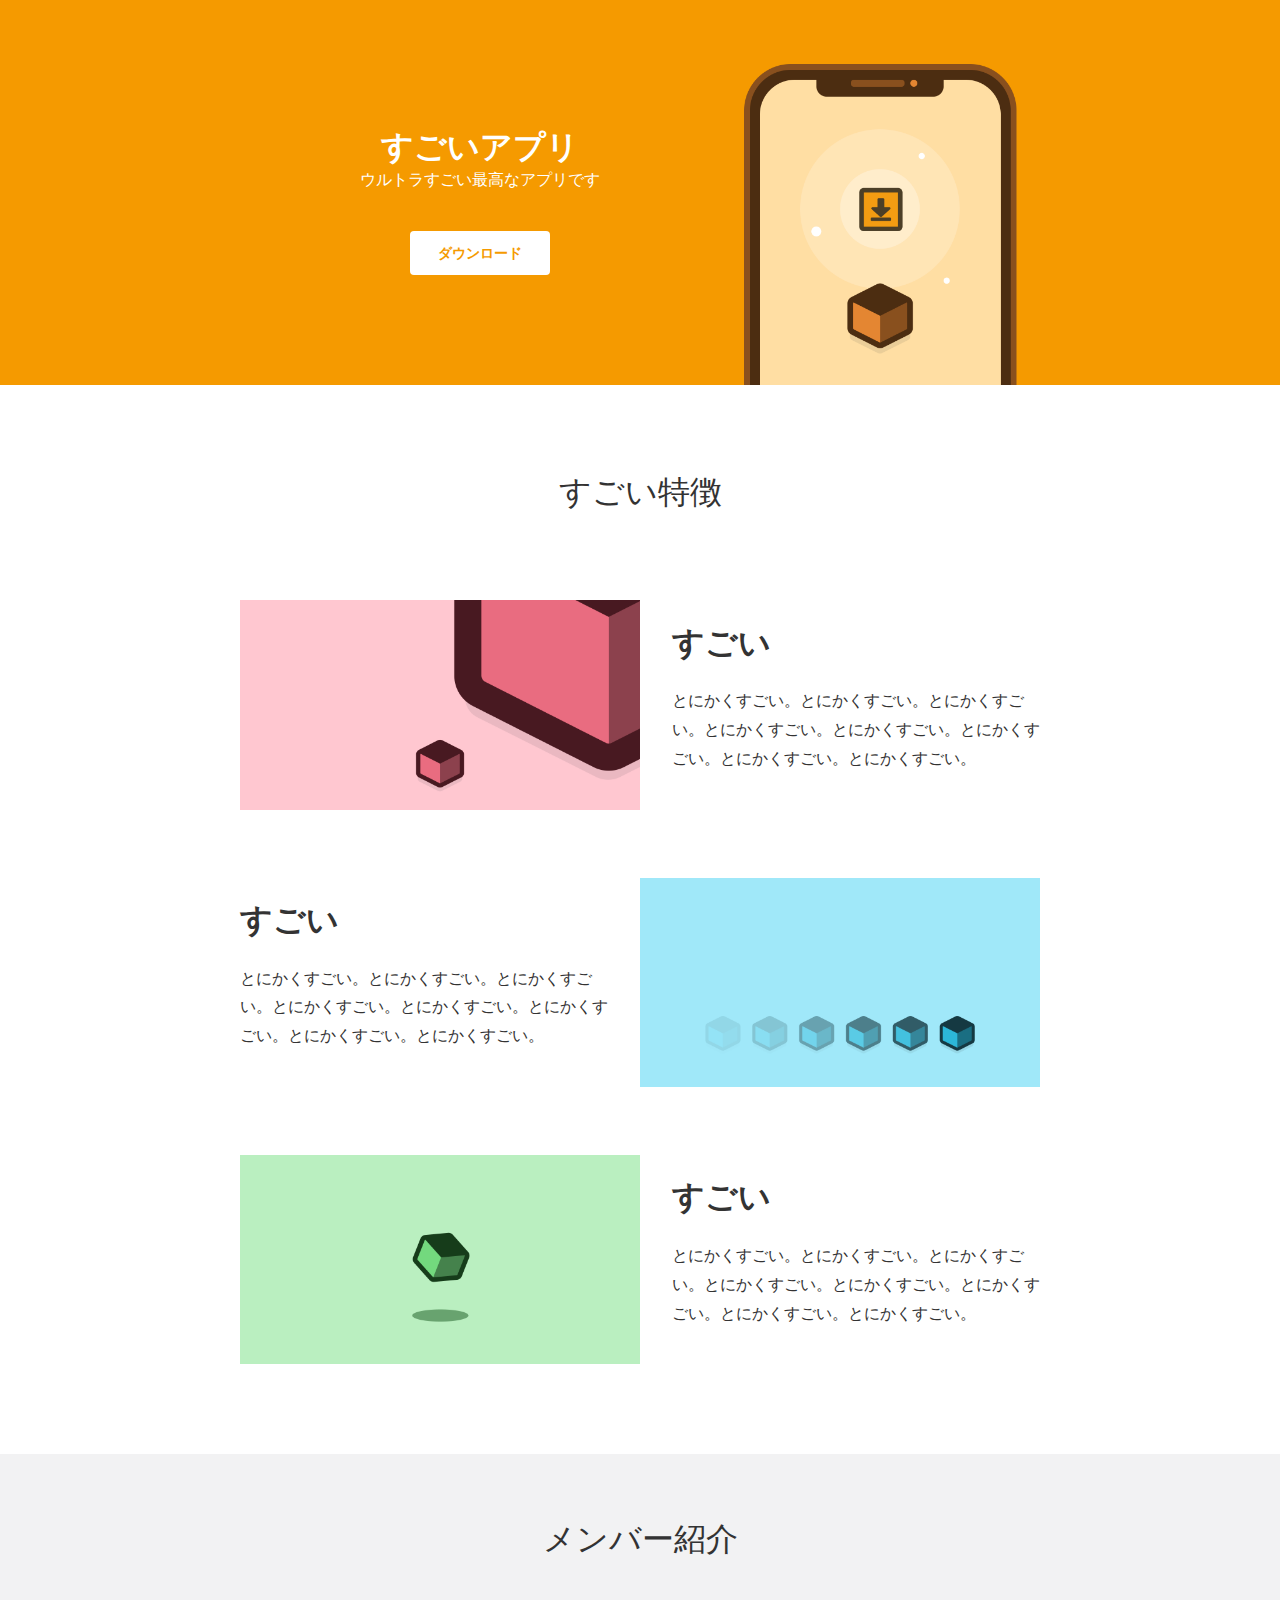
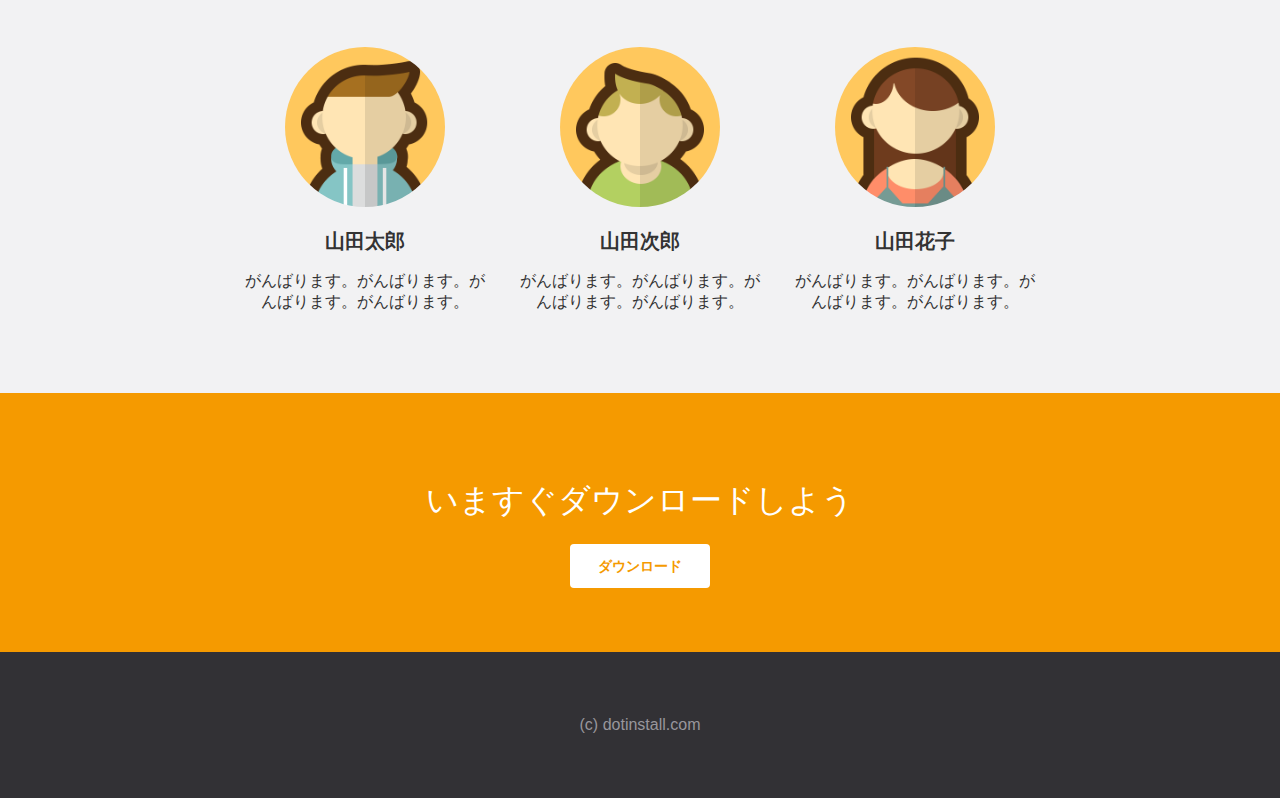
<file: MyAwesomeApp/index.html>
<!DOCTYPE html>
<html lang="ja">
<head>
	<meta charset="UTF-8">
	<meta name="viewport" content="width=device-width, initial-scale=1.0">
	<title>すごいアプリ</title>
	<link rel="stylesheet" href="css/styles.css">
	<link rel="icon" href="favicon.ico">
</head>
<body>
	<header>
		<div class="container">
			<div class="info">
				<h1>すごいアプリ</h1>
				<p>ウルトラすごい最高なアプリです</p>
				<a href="" class="btn">ダウンロード</a>
			</div>
			<div class="pic">
				<img src="img/top.png" alt="">
			</div>
		</div>
	</header>
		
	<section class="features">
		<h1>すごい特徴</h1>

		<div class="container">
			<section>
				<div class="pic">
					<img src="img/feature1.png" alt="">
				</div>
				<div class="info">
					<h1>すごい</h1>
					<p>とにかくすごい。とにかくすごい。とにかくすごい。とにかくすごい。とにかくすごい。とにかくすごい。とにかくすごい。とにかくすごい。</p>
				</div>
			</section>

			<section>
				<div class="pic">
					<img src="img/feature2.png" alt="">
				</div>
				<div class="info">
					<h1>すごい</h1>
					<p>とにかくすごい。とにかくすごい。とにかくすごい。とにかくすごい。とにかくすごい。とにかくすごい。とにかくすごい。とにかくすごい。</p>
				</div>
			</section>

			<section>
				<div class="pic">
					<img src="img/feature3.png" alt="">
				</div>
				<div class="info">
					<h1>すごい</h1>
					<p>とにかくすごい。とにかくすごい。とにかくすごい。とにかくすごい。とにかくすごい。とにかくすごい。とにかくすごい。とにかくすごい。</p>
				</div>
			</section>
		</div>
	</section>

	<section class="members">
		<h1>メンバー紹介</h1>

		<ul>
			<li>
				<img src="img/member1.png" alt="">
				<h2>山田太郎</h2>
				<p>がんばります。がんばります。がんばります。がんばります。</p>
			</li>
			<li>
				<img src="img/member2.png" alt="">
				<h2>山田次郎</h2>
				<p>がんばります。がんばります。がんばります。がんばります。</p>
			</li>
			<li>
				<img src="img/member3.png" alt="">
				<h2>山田花子</h2>
				<p>がんばります。がんばります。がんばります。がんばります。</p>
			</li>
		</ul>
	</section>

	<section class="call-to-action">
		<h1>いますぐダウンロードしよう</h1>
		<a href="" class="btn">ダウンロード</a>
	</section>

	<footer>
		(c) dotinstall.com
	</footer>
</body>
</html>
</file>
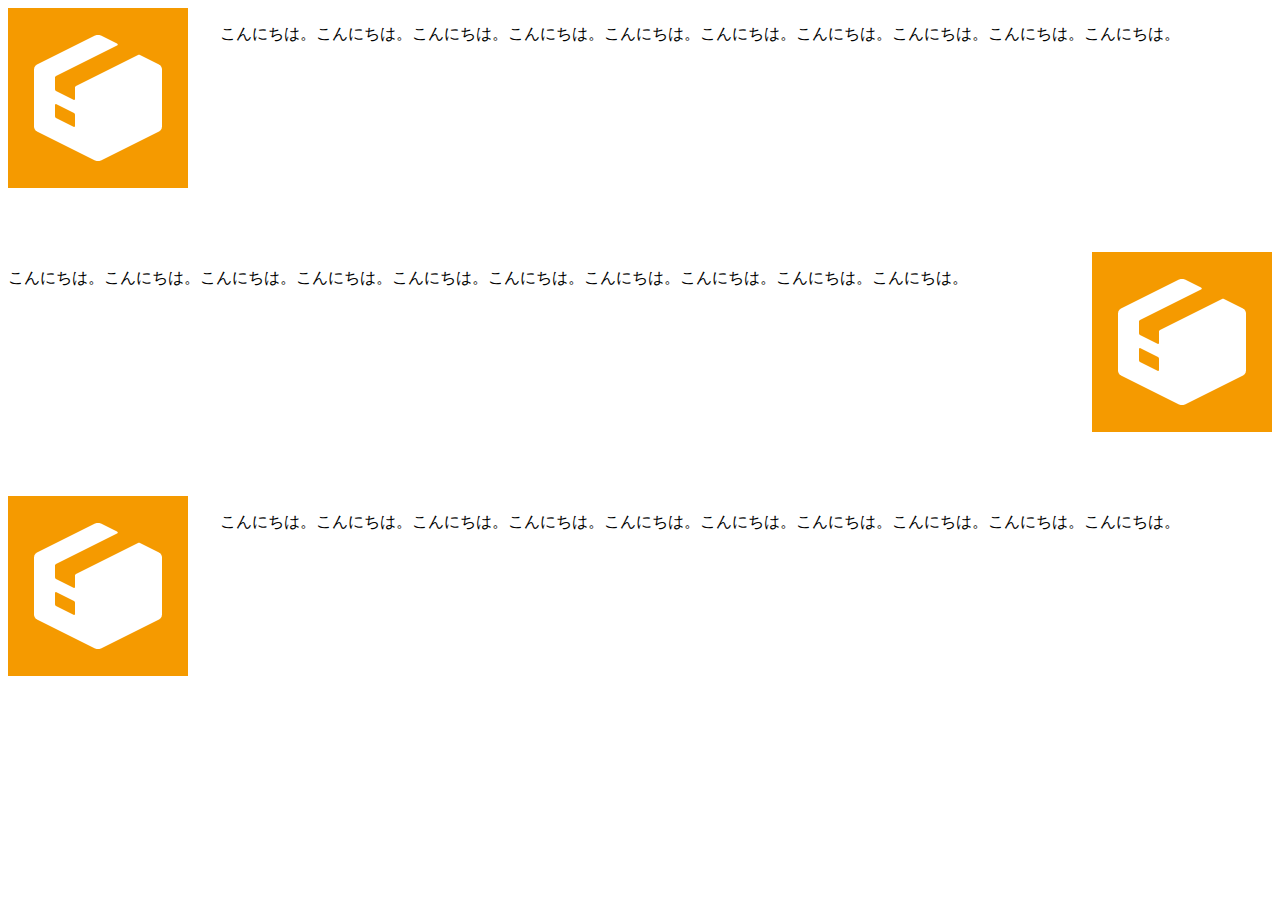
<file: MyCSS/index.html>
<!DOCTYPE html>
<html lang="ja">
<head>
	<meta charset="UTF-8">
	<meta name="viewport" content="width=device-width, initial-scale=1.0">
	<title>CSSの練習</title>
	<link rel="stylesheet" href="css/styles.css">
</head>
<body>
	<section>
		<div class="pic">
			<img src="img/logo.png" alt="">
		</div>
		<div class="desc">
			<p>こんにちは。こんにちは。こんにちは。こんにちは。こんにちは。こんにちは。こんにちは。こんにちは。こんにちは。こんにちは。</p>
		</div>
	</section>
	<section>
		<div class="pic">
			<img src="img/logo.png" alt="">
		</div>
		<div class="desc">
			<p>こんにちは。こんにちは。こんにちは。こんにちは。こんにちは。こんにちは。こんにちは。こんにちは。こんにちは。こんにちは。</p>
		</div>
	</section>
	<section>
		<div class="pic">
			<img src="img/logo.png" alt="">
		</div>
		<div class="desc">
			<p>こんにちは。こんにちは。こんにちは。こんにちは。こんにちは。こんにちは。こんにちは。こんにちは。こんにちは。こんにちは。</p>
		</div>
	</section>
</body>
</html>
</file>
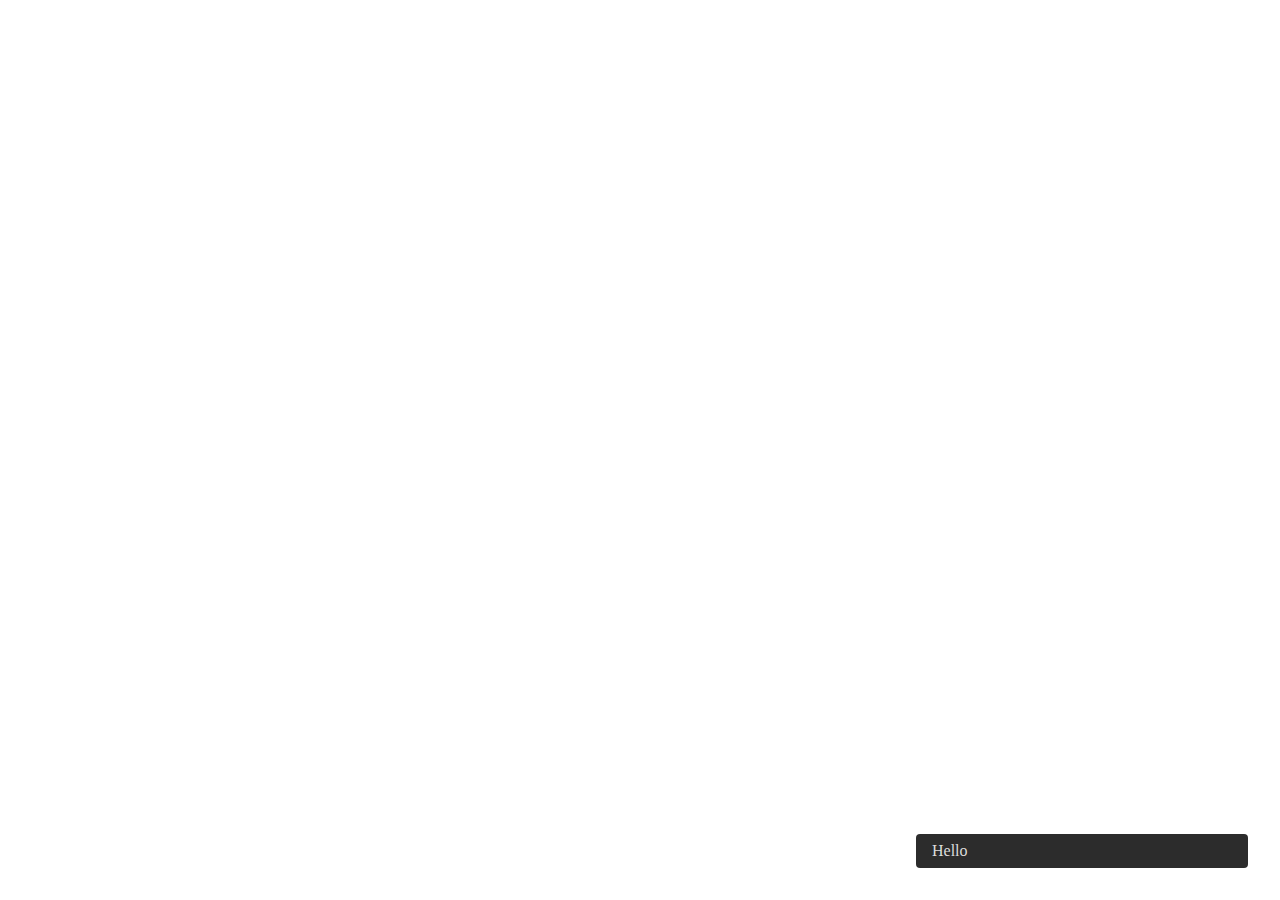
<file: MyCSSAnimation/index.html>
<!DOCTYPE html>
<html lang="ja">
<head>
  <meta charset="UTF-8">
  <meta name="viewport" content="width=device-width, initial-scale=1.0">
  <title>My CSS Animation</title>
  <link rel="stylesheet" href="css/styles.css">
</head>
<body>
  <div class="message">Hello</div>
</body>
</html>
</file>
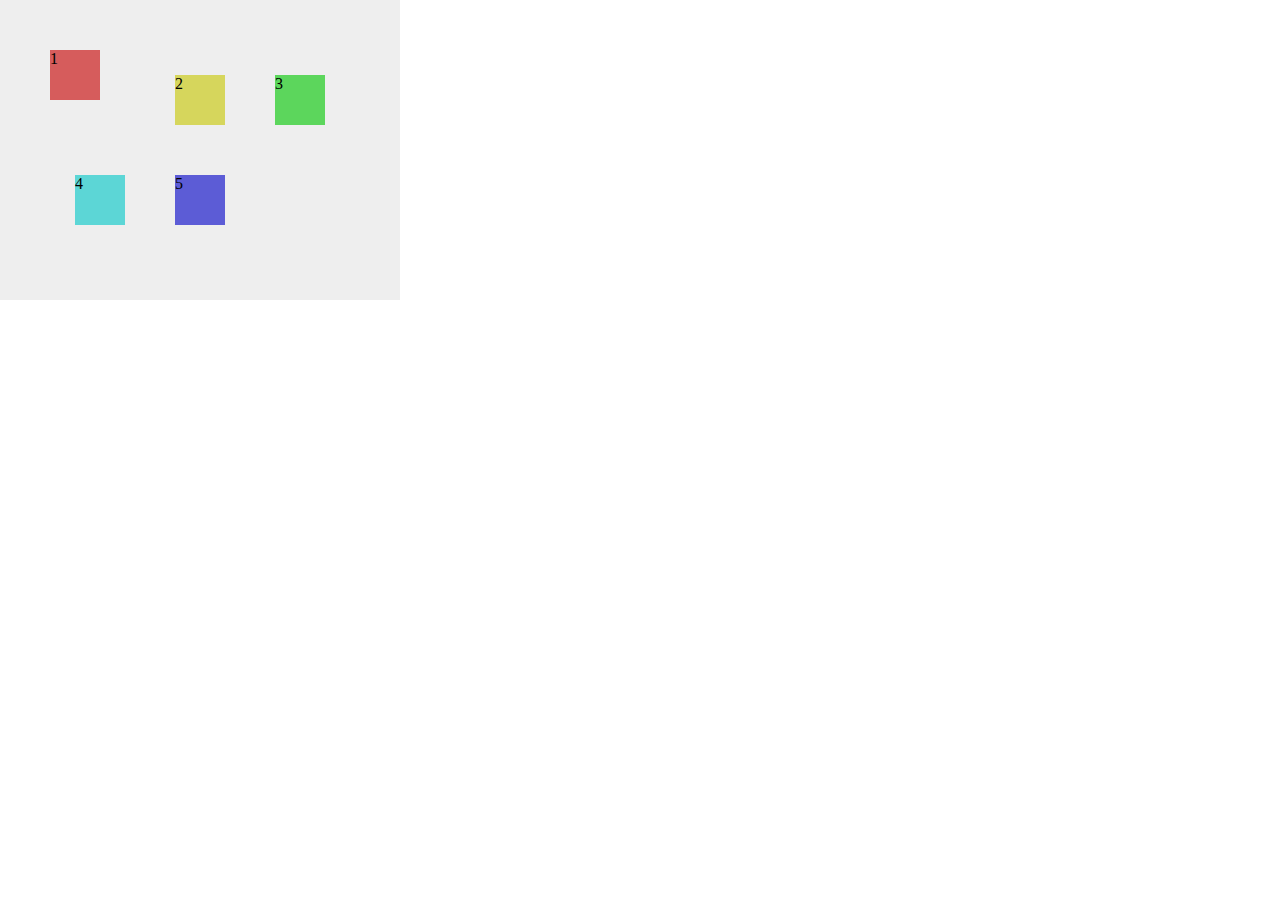
<file: MyCSSGrid/index.html>
<!DOCTYPE html>
<html lang="ja">
<head>
  <meta charset="UTF-8">
  <meta name="viewport" content="width=device-width, initial-scale=1.0">
  <title>CSS Grid</title>
  <link rel="stylesheet" href="css/styles.css">
</head>
<body>
  <div class="container">
    <div class="box1">1</div>
    <div class="box2">2</div>
    <div class="box3">3</div>
    <div class="box4">4</div>
    <div class="box5">5</div>
  </div>
</body>
</html>
</file>
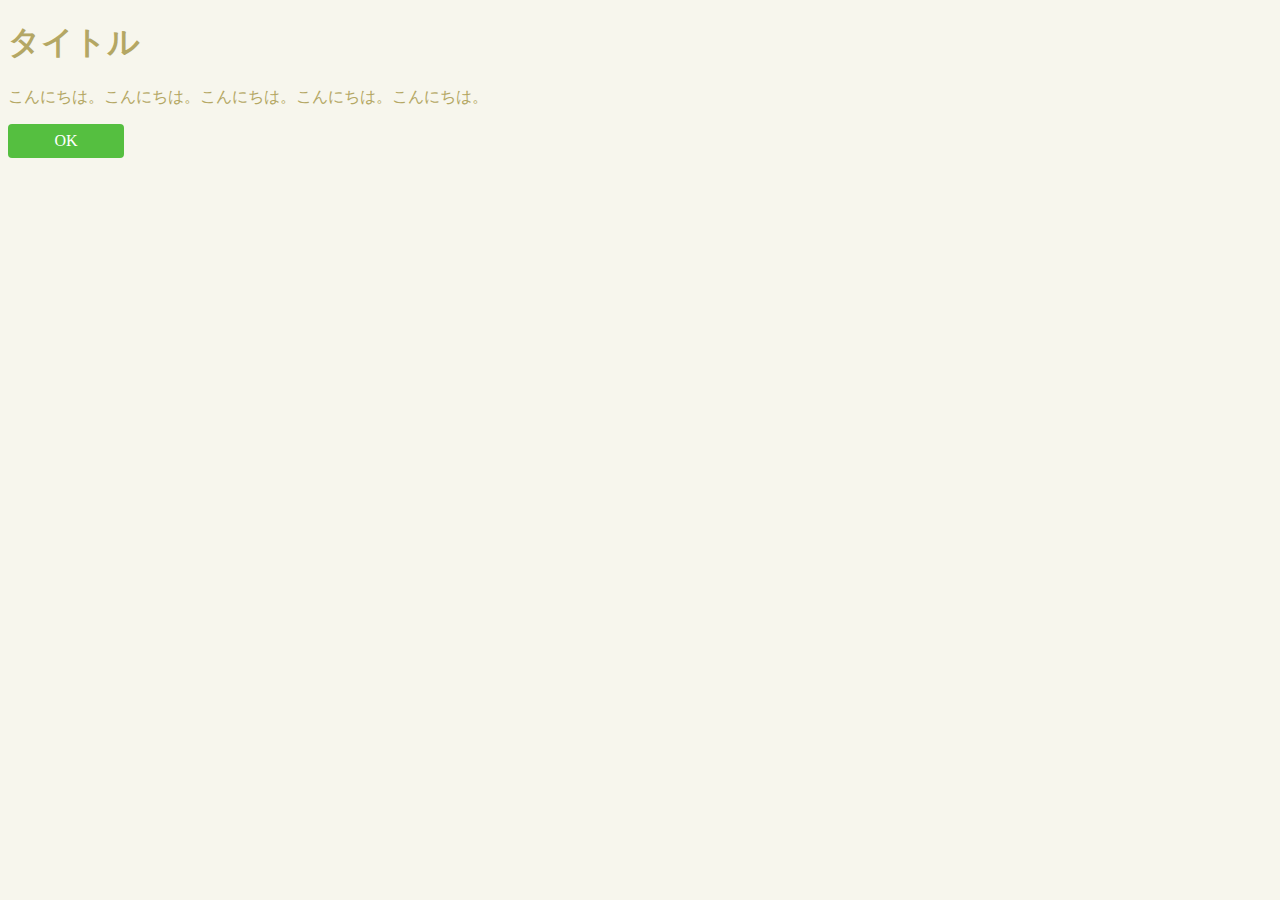
<file: MyCssVariables/index.html>
<!DOCTYPE html>
<html lang="ja">
<head>
  <meta charset="UTF-8">
  <meta name="viewport" content="width=device-width, initial-scale=1.0">
  <title>CSS変数</title>
  <link rel="stylesheet" href="css/styles.css">
</head>
<body>
  <h1>タイトル</h1>
  <p>こんにちは。こんにちは。こんにちは。こんにちは。こんにちは。</p>
  <div class="btn">OK</div>
</body>
</html>
</file>
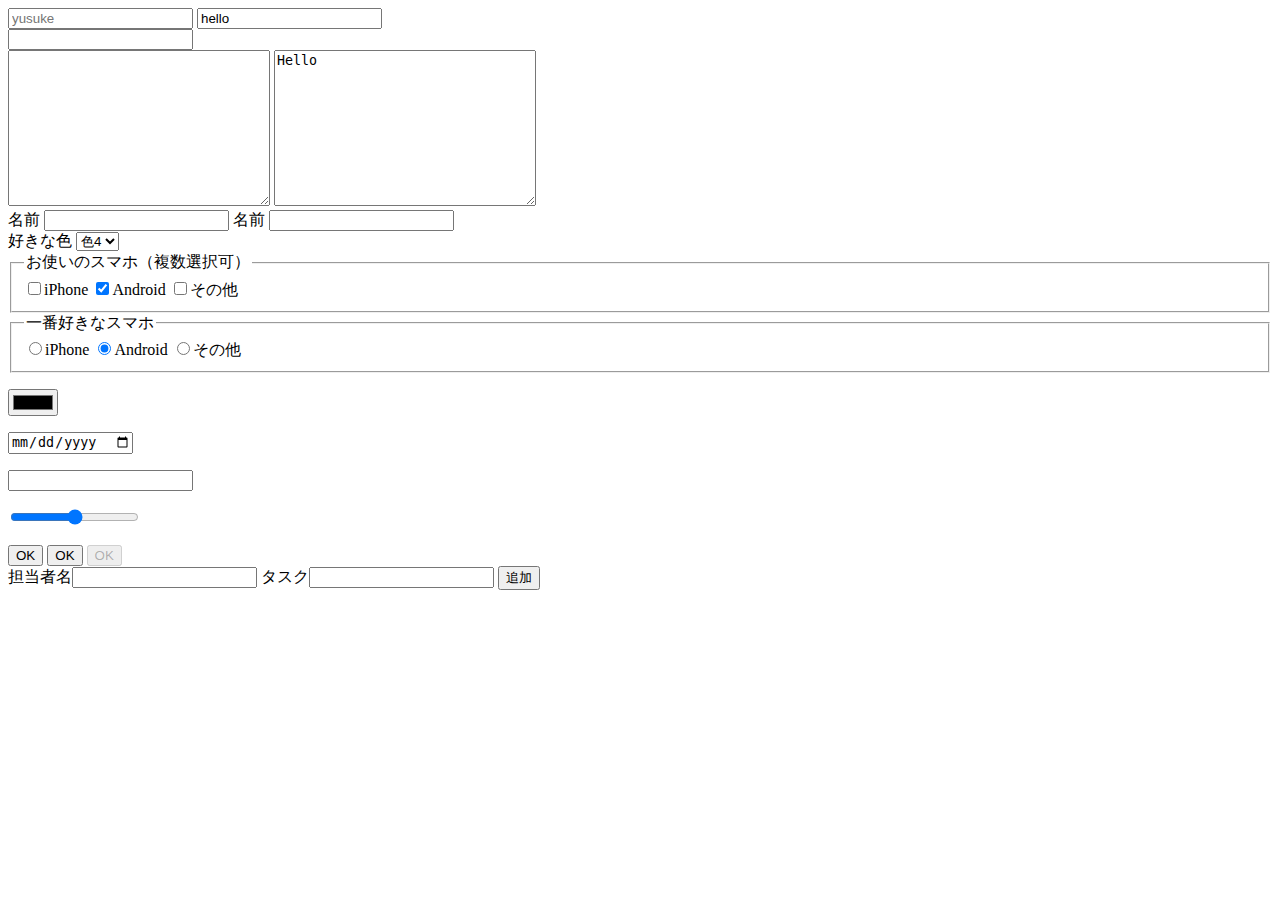
<file: MyHTML/index.html>
<!DOCTYPE html>
<html lang="ja">
<head>
  <meta charset="utf-8">
  <title>ドットインストール</title>
  <meta name="description" content="プログラミング学習サービスのドットインストールです">
  <link rel="icon" href="favicon.ico">
</head>
<body>
  <!-- 入力フォーム -->
  <input type="text" placeholder="yusuke">
  <input type="text" value="hello">

  <br>

  <!-- 入力フォーム(パスワード) -->
  <input type="password">

  <br>

  <!-- 入力フォーム(複数行) -->
  <textarea name="" id="" cols="30" rows="10"></textarea>
  <textarea name="" id="" cols="30" rows="10">Hello</textarea>

  <br>

  <!-- ラベル -->
  <label for="name">名前</label>
  <input type="text" id="name">

  <label>名前 <input type="text"></label>

  <br>

  <!-- ドロップダウン -->
  <label for="color">好きな色</label>
  <!-- <select name="" id="color" size="4" multiple> -->
  <select name="" id="color">
    <option value="">色1</option>
    <option value="">色2</option>
    <option value="">色3</option>
    <option value="" selected>色4</option>
    <option value="">色5</option>
  </select>
  
  <br>

  <!-- チェックボックス -->
  <fieldset>
    <legend>お使いのスマホ（複数選択可）</legend>
    <label><input type="checkbox">iPhone</label>
    <label><input type="checkbox" checked>Android</label>
    <label><input type="checkbox">その他</label>
  </fieldset>

  <!-- ラジオボタン -->
  <fieldset>
    <legend>一番好きなスマホ</legend>
    <label><input type="radio" name="phone">iPhone</label>
    <label><input type="radio" name="phone" checked>Android</label>
    <label><input type="radio" name="phone">その他</label>
  </fieldset>

  <!-- モダンな入力部品(古いブラウザだと使えない) -->
  <p><input type="color"></p>
  <p><input type="date"></p>
  <p><input type="number"></p>
  <p><input type="range"></p>

  <!-- ボタン -->
  <input type="button" value="OK">
  <button>OK</button>
  <button disabled>OK</button>

  <!-- フォーム -->
  <form action="process.php" method="post">
    <label>担当者名<input type="text" name="username"></label>
    <label>タスク<input type="text" name="task"></label>
    <button>追加</button>
  </form>
</body>
</html>
</file>
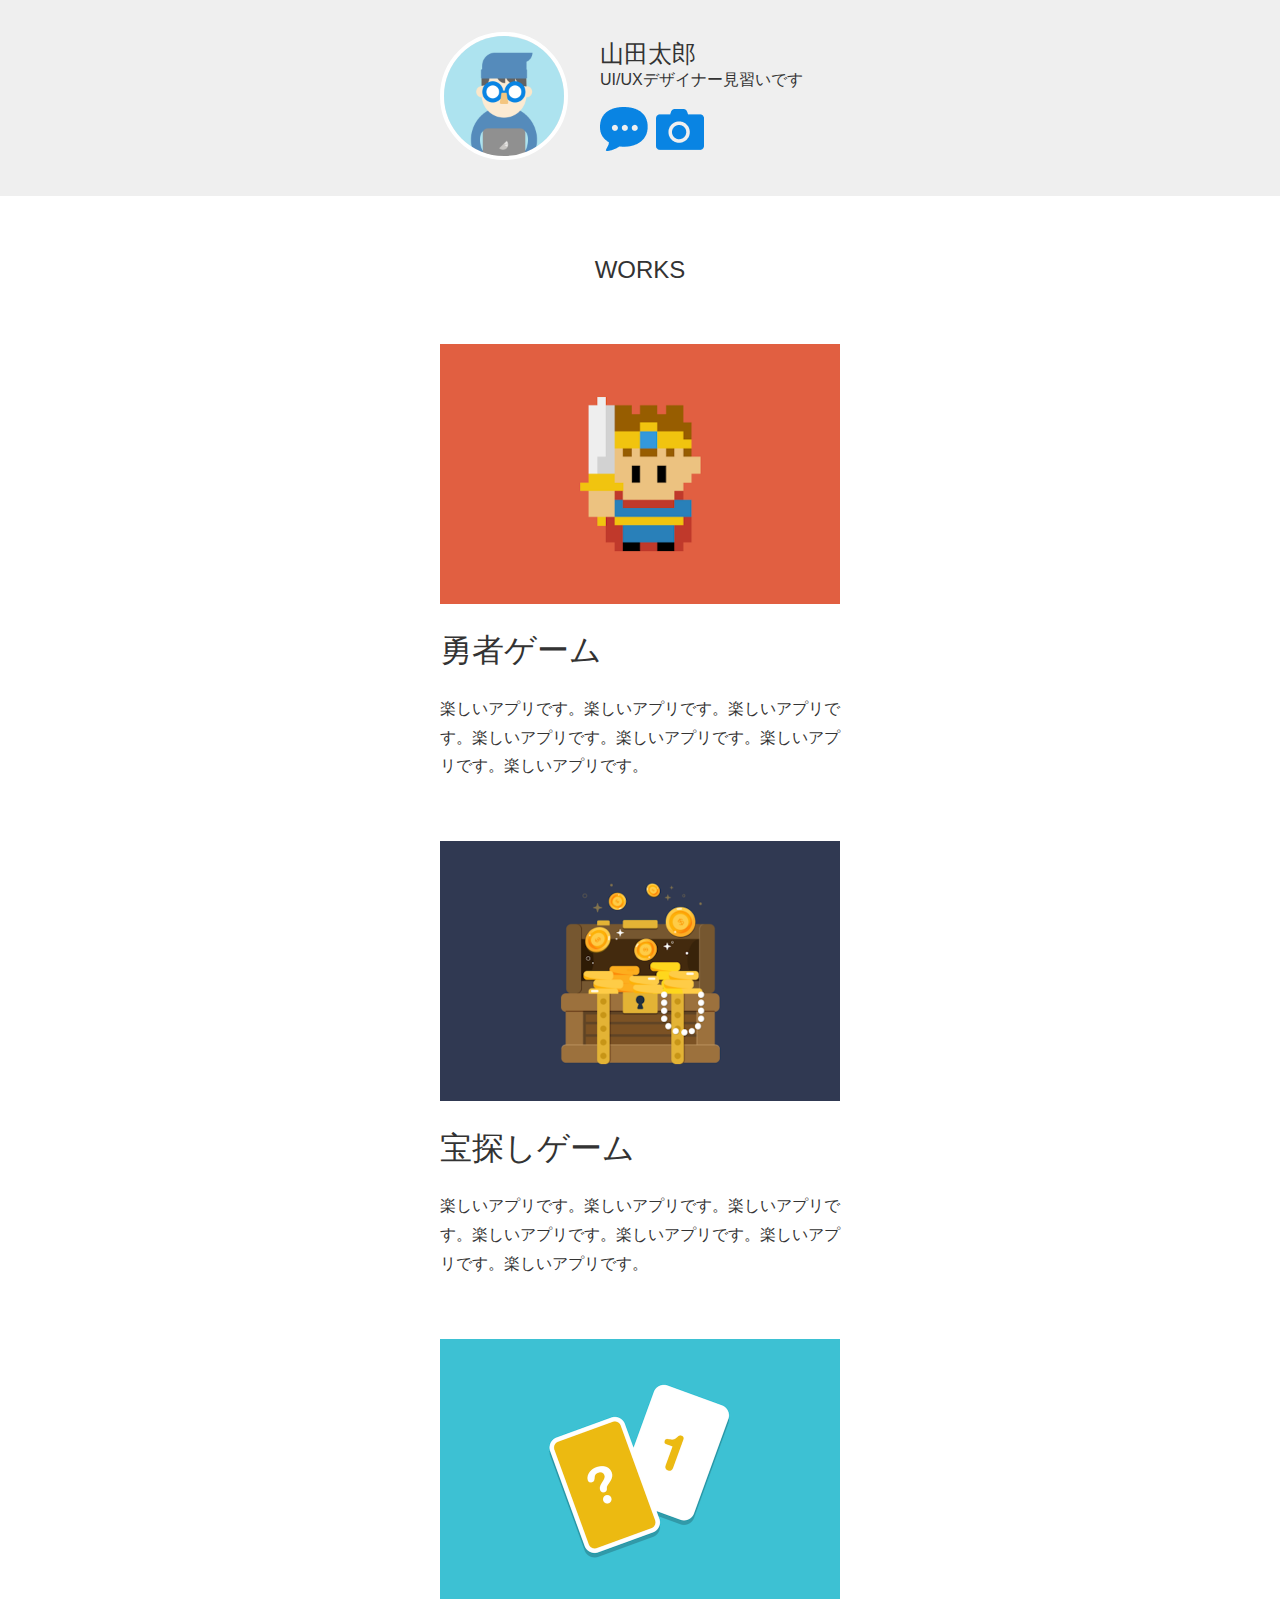
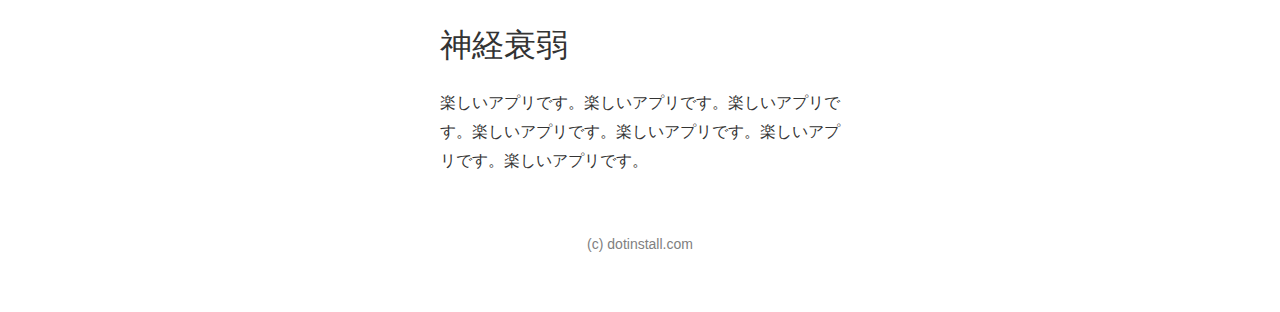
<file: MyPortfolio/index.html>
<!DOCTYPE html>
<html lang="ja">
<head>
	<meta charset="UTF-8">
	<meta name="viewport" content="width=device-width, initial-scale=1.0">
	<title>太郎のポートフォリオサイト</title>
	<link rel="icon" href="favicon.ico">
	<meta name="description" content="太郎のポートフォリオサイトです。">
	<link rel="stylesheet" href="css/style.css">
</head>
<body>
	<header>
		<div class="container">
			<div class="icon">
				<img src="img/taro.png" widht="120" height="120" alt="太郎のアイコンです">
			</div>
			<div class="info">
				<h1>山田太郎</h1>
				<p>UI/UXデザイナー見習いです</p>
				<ul>
					<li>
						<a href="#"><img src="img/blog.png" alt="ブログサイトへのリンク画像です"></a>
					</li>
					<li>
						<a href=""><img src="img/photos.png" alt="写真サイトへのリンク画像です"></a>
					</li>
				</ul>
			</div>
		</div>
	</header>

	<!-- 作品紹介 -->
	<section class="works">
		<h1>WORKS</h1>

		<section>
			<img src="img/work1.png" widht="400" height="260" alt="勇者ゲームの紹介画像">
			<h1>勇者ゲーム</h1>
			<p>楽しいアプリです。楽しいアプリです。楽しいアプリです。楽しいアプリです。楽しいアプリです。楽しいアプリです。楽しいアプリです。</p>
		</section>

		<section>
			<img src="img/work2.png" widht="400" height="260" alt="宝探しゲームの紹介画像">
			<h1>宝探しゲーム</h1>
			<p>楽しいアプリです。楽しいアプリです。楽しいアプリです。楽しいアプリです。楽しいアプリです。楽しいアプリです。楽しいアプリです。</p>
		</section>

		<section>
			<img src="img/work3.png" widht="400" height="260" alt="神経衰弱の紹介画像">
			<h1>神経衰弱</h1>
			<p>楽しいアプリです。楽しいアプリです。楽しいアプリです。楽しいアプリです。楽しいアプリです。楽しいアプリです。楽しいアプリです。</p>
		</section>

	</section>


	<footer>
		<p>(c) dotinstall.com</p>
	</footer>
</body>
</html>
</file>
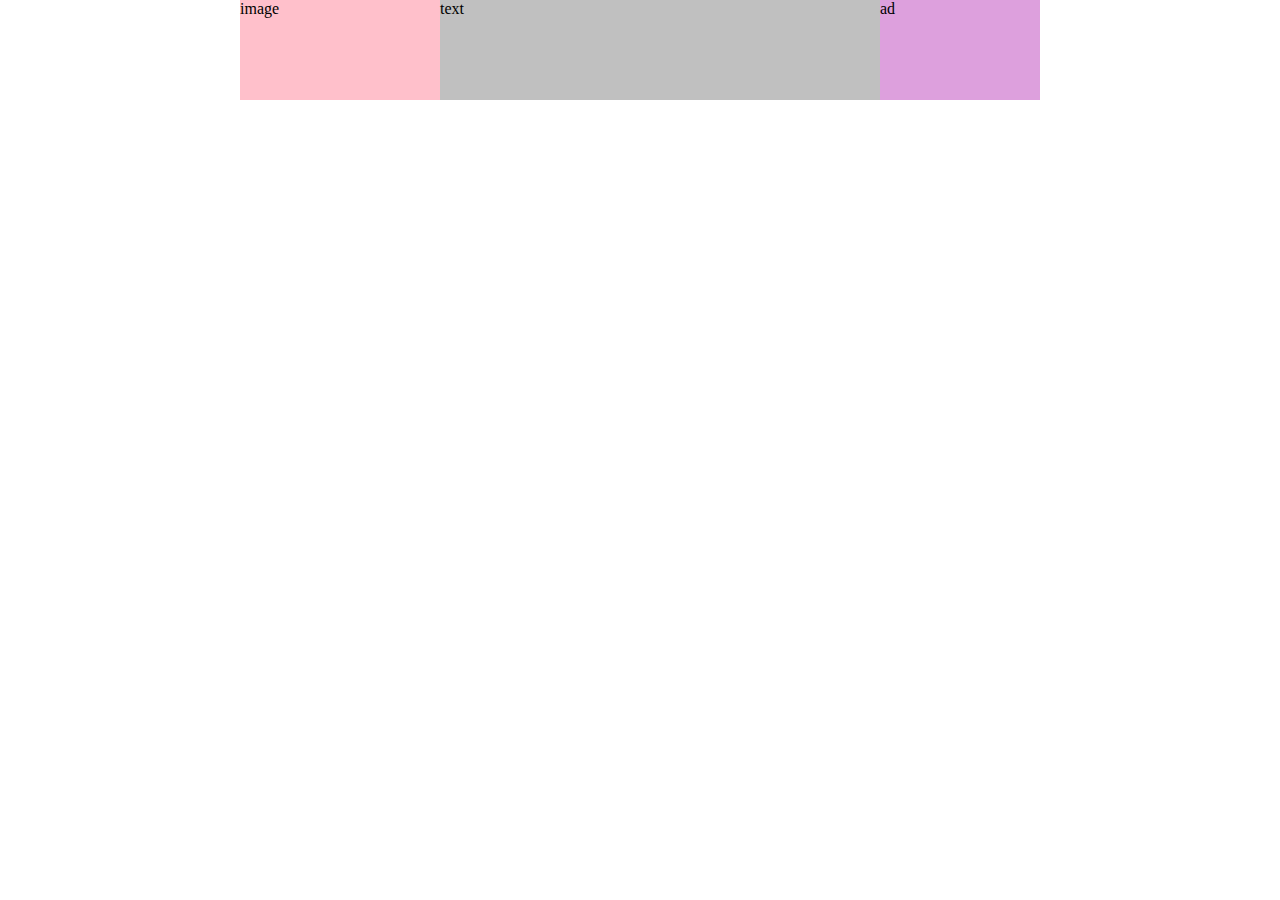
<file: MyRWD/index.html>
<!DOCTYPE html>
<html lang="ja">
<head>
	<meta charset="UTF-8">
	<meta name="viewport" content="width=device-width, initial-scale=1.0">
	<title>My Site</title>
	<link rel="stylesheet" href="css/styles.css">
</head>
<body>
	<section>
		<div class="image">image</div>
		<div class="text">text</div>
		<aside>ad</aside>
	</section>
</body>
</html>
</file>
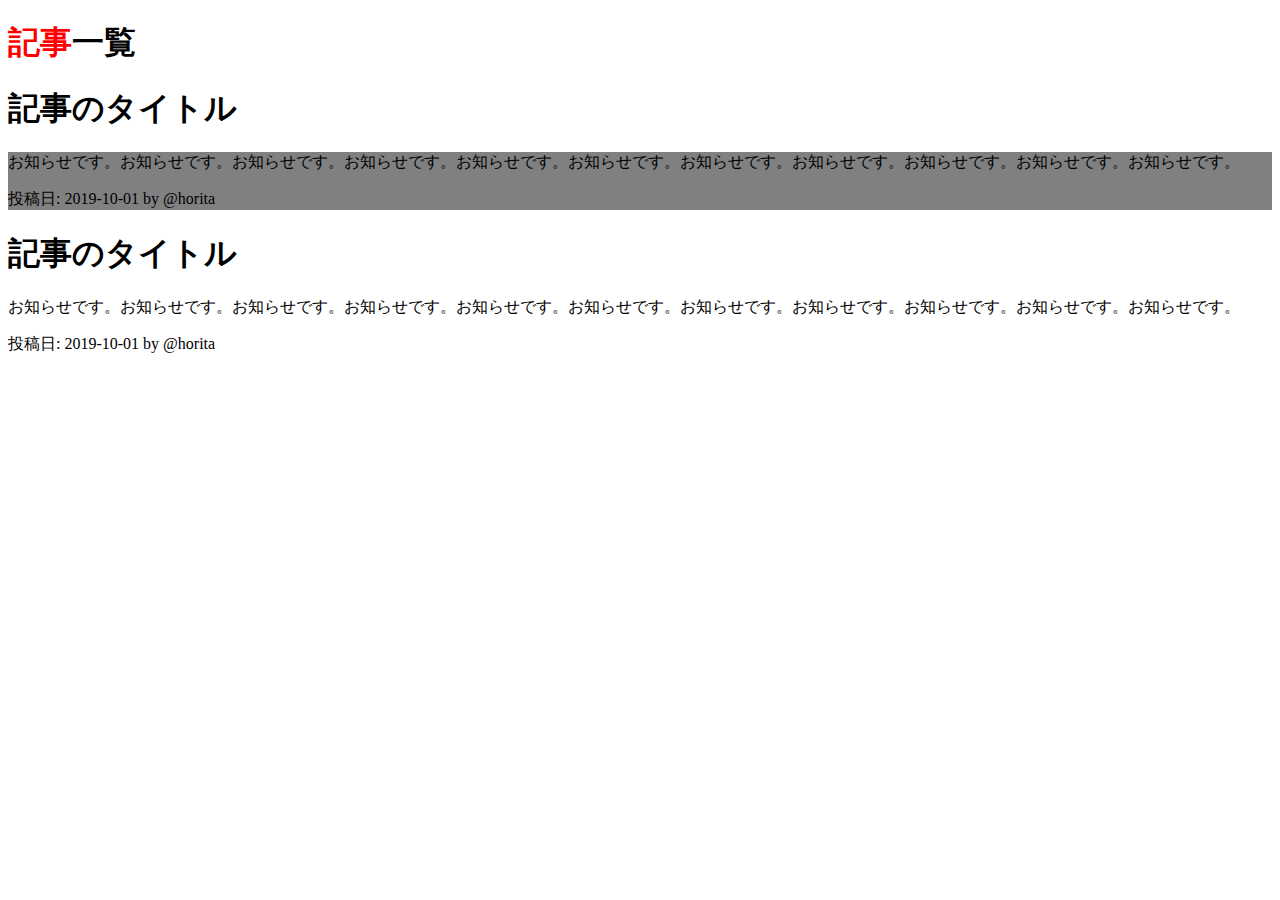
<file: basic_html_v5/MyHTML/index.html>
<!DOCTYPE html>
<html lang="ja">
<head>
  <meta charset="utf-8">
  <title>ドットインストール</title>
  <meta name="description" content="プログラミング学習サービスのドットインストールです">
  <link rel="icon" href="favicon.ico">
</head>
<body>
  <h1><span style="color: red;">記事</span>一覧</h1>

  <article>
    <h1>記事のタイトル</h1>
    <div style="background-color: gray;">
      <p>お知らせです。お知らせです。お知らせです。お知らせです。お知らせです。お知らせです。お知らせです。お知らせです。お知らせです。お知らせです。お知らせです。</p>
      <footer>投稿日: <time>2019-10-01</time> by @horita</footer>
    </div>
  </article>

  <article>
    <h1>記事のタイトル</h1>
    <p>お知らせです。お知らせです。お知らせです。お知らせです。お知らせです。お知らせです。お知らせです。お知らせです。お知らせです。お知らせです。お知らせです。</p>
    <footer>投稿日: <time>2019-10-01</time> by @horita</footer>
  </article>
</body>
</html>
</file>
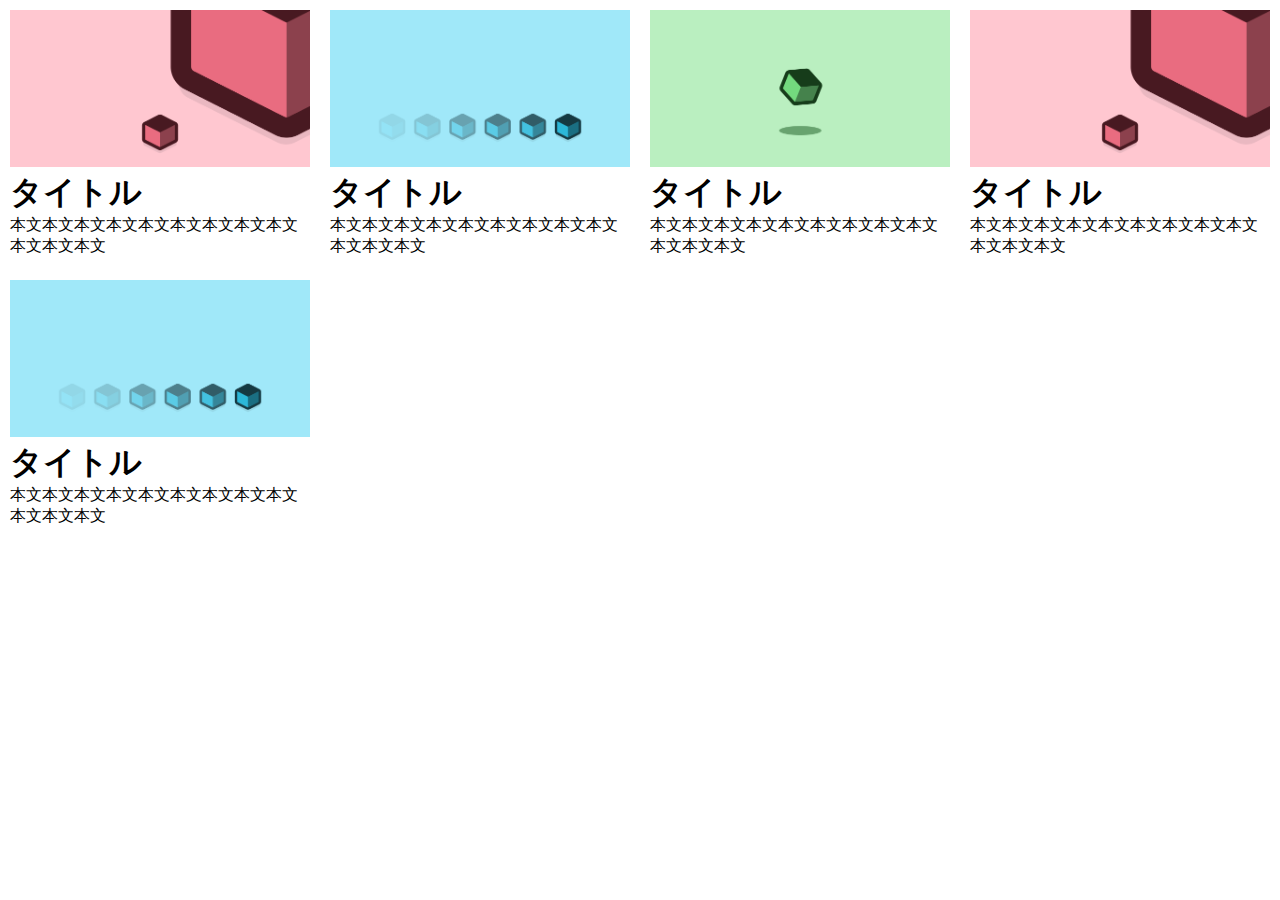
<file: MyFlexBox/index2.html>
<!DOCTYPE html>
<html lang="ja">
<head>
  <meta charset="UTF-8">
  <meta name="viewport" content="width=device-width, initial-scale=1.0">
  <title>Document</title>
  <link rel="stylesheet" href="css/styles2.css">
</head>
<body>
  <div class="container">
    <article>
      <img src="img/feature1.png" alt="">
      <h1>タイトル</h1>
      <p>本文本文本文本文本文本文本文本文本文本文本文本文</p>
    </article>
    <article>
      <img src="img/feature2.png" alt="">
      <h1>タイトル</h1>
      <p>本文本文本文本文本文本文本文本文本文本文本文本文</p>
    </article>
    <article>
      <img src="img/feature3.png" alt="">
      <h1>タイトル</h1>
      <p>本文本文本文本文本文本文本文本文本文本文本文本文</p>
    </article>
    <article>
      <img src="img/feature1.png" alt="">
      <h1>タイトル</h1>
      <p>本文本文本文本文本文本文本文本文本文本文本文本文</p>
    </article>
    <article>
      <img src="img/feature2.png" alt="">
      <h1>タイトル</h1>
      <p>本文本文本文本文本文本文本文本文本文本文本文本文</p>
    </article>
  </div>
</body>
</html>
</file>
<file: MyAwesomeApp/css/styles.css>
body {
	margin: 0;
	font-size: 16px;
	font-family: Verdana, sans-serif;
	color: #333;
}

header {
	background: #f59a00;
	color: #fff;
	text-align: center;
	padding-top: 64px;
}

header h1,
header p {
	margin: 0;
}

header img {
	width: 280px;
	vertical-align: bottom;
}

.btn {
	text-decoration: none;
	background: #fff;
	color: #f59a00;
	display: block;
	width: 140px;
	line-height: 44px;
	margin: 40px auto 48px;
	font-size: 14px;
	font-weight: bold;
	border-radius: 4px;
}

.btn:hover {
	opacity: 0.9;
}

.features img {
	width: 100%;
}

.features > h1 {
	text-align: center;
	padding: 64px 0;
	font-weight: normal;
}

.features .container {
	margin: 0 32px;
}

.features p {
	line-height: 1.8;
}

.features section {
	padding-bottom: 64px;
}

.members {
	background: #f2f2f3;
}

.members > h1 {
	text-align: center;
	padding: 64px 0;
	font-weight: normal;
}

.members ul {
	list-style: none;
	text-align: center;
	margin: 0;
	padding: 0;
}

.members img {
	width: 160px;
	border-radius: 50%;
}

.members h2 {
	font-size: 20px;
}

.members li {
	padding-bottom: 64px;
}

.call-to-action {
	background: #f59a00;
	color: #fff;
	text-align: center;
	padding: 64px 0;
}

.call-to-action h1 {
	font-weight: normal;
}

.call-to-action .btn {
	margin: 0 auto;
}

footer {
	padding: 64px 0;
	background: #323135;
	color: #98969c;
	text-align: center;
}

@media (min-width: 900px) {
	header .container {
		display: flex;
		width: 800px;
		margin: 0 auto;
	}

	header .info {
		width: 60%;
		align-self: center;
	}

	header .pic {
		width: 40%;
	}

	.features .container {
		width: 800px;
		margin: 0 auto;
	}

	.features section {
		display: flex;
		justify-content: space-between;
	}

	.features section:nth-child(even) {
		flex-direction: row-reverse;
	}

	.features .pic {
		width: 50%;
	}

	.features .info {
		width: calc(50% - 32px);
	}

	.members ul {
		width: 800px;
		margin: 0 auto;
		display: flex;
		justify-content: space-between;
	}

	.members li {
		width: 250px;
	}
}
</file>
<file: MyCSS/css/styles.css>
section {
	display: flex;
	margin-bottom: 60px;
	justify-content: space-between;
}

section:nth-child(even) {
	flex-direction: row-reverse;
}

.pic {
	width: 180px;
}

.desc {
	width: calc(100% - 180px - 32px);
}
</file>
<file: MyCSSAnimation/css/styles.css>
body {
  padding: 64px;
}

.message {
  width: 300px;
  padding: 8px 16px;
  background: #2c2c2c;
  color: #ddd;
  border-radius: 4px;
  box-shadow: 2 2px 4px rgba(0, 0, 0, .2);
  position: fixed;
  right: 32px;
  bottom: 32px;

  animation: popup 2s forwards;
}

@keyframes popup {
  0% {
    transform: translateY(20px);
    opacity: 0;
    animation-timing-function: ease-out;
  }
  20%, 80% {
    transform: none;
    opacity: 1;
  }
  100% {
    transform: translateY(20px);
    opacity: 0;
    pointer-events: none;
  }
}
}
</file>
<file: MyCSSGrid/css/styles.css>
body {
  margin: 0;
}

.container {
  display: grid;

  grid-template-columns: repeat(3, 100px);
  grid-template-rows: repeat(2, 100px);

  width: 400px;
  height: 300px;
  background: #eee;

  justify-content: center;
  align-content: center;

  justify-items: center;
  align-items: center;
}

.container > div {
  width: 50px;
  height: 50px;
}

.box1 {
  background: hsl(0, 60%, 60%);
  justify-self: start;
  align-self: start;
}

.box2 {
  background: hsl(60, 60%, 60%);
}

.box3 {
  background: hsl(120, 60%, 60%);
}

.box4 {
  background: hsl(180, 60%, 60%);
}

.box5 {
  background: hsl(240, 60%, 60%);
}
</file>
<file: MyCssVariables/css/styles.css>
:root {
  --my-hue: 50;
}

body {
  background: hsl(var(--my-hue), 40%, 95%);
}

h1, p {
  color: hsl(var(--my-hue), 35%, 55%);
}

.btn {
  color: #fff;
  width: 100px;
  padding: 8px;
  border-radius: 4px;
  text-align: center;
  background: hsl(calc(var(--my-hue) + 60), 50%, 50%);
}
</file>
<file: MyPortfolio/css/style.css>
body {
	color: #333;
	font-family: verdana, sans-serif;
	margin: 0;
}

header {
	background-color: #efefef;
	padding: 32px 0;
}

.container {
	width: 400px;
	margin: 0 auto;
	display: flex;
	align-items: center;
}

.icon {

}

.icon img {
	border-radius: 50%;
	border-width: 4px;
	border-style: solid;
	border-color: white;
}

.info {

	margin-left: 32px;
}

.info h1 {
	font-weight: normal;
	font-size: 24px;
	margin: 0;
}

.info p {
	margin: 0;
	margin-bottom: 16px;
}

.info ul {
	margin: 0;
	padding: 0;
	list-style-type: none;
	display: flex;
}

.info ul li {
	margin-right: 8px;
}

.works {
	width: 400px;
	margin: 0 auto;
}

.works > h1 {
	font-weight: normal;
	font-size: 24px;
	text-align: center;
	margin: 60px 0;
}

.works > section {
	margin: 60px 0;
}

.works > section > h1 {
	font-weight: normal;
}

.works p {
	line-height: 1.8;
}

footer {
	text-align: center;
	font-size: 14px;
	margin-bottom: 60px;
	color: grey;
}
</file>
<file: MyRWD/css/styles.css>
/*common*/
/*small screan*/
body {
	margin: 0;
}

aside {
	display: none;
}

.image {
	background: pink;
	height: 100px;
}

.text {
	background: silver;
	height: 100px;
}

/*medium screan*/
@media (min-width: 600px) {
	section {
		display: flex;
	}

	.image {
		width: 200px;
	}

	.text {
		flex: 1;
	}
}

/*large screan*/
@media (min-width: 800px) {
	section {
		width: 800px;
		margin: 0 auto;
	}

	aside {
		display: block;
		background: plum;
		width: 160px;
	}
}
</file>
<file: MyFlexBox/css/styles2.css>
* {
  margin: 0;
  padding: 0;
}

.container {
  display: flex;
  flex-wrap: wrap;
}
article {
  width: 300px;
  height: 250px;
  margin: 10px;
}

article img {
  width: 100%;
}
</file>
